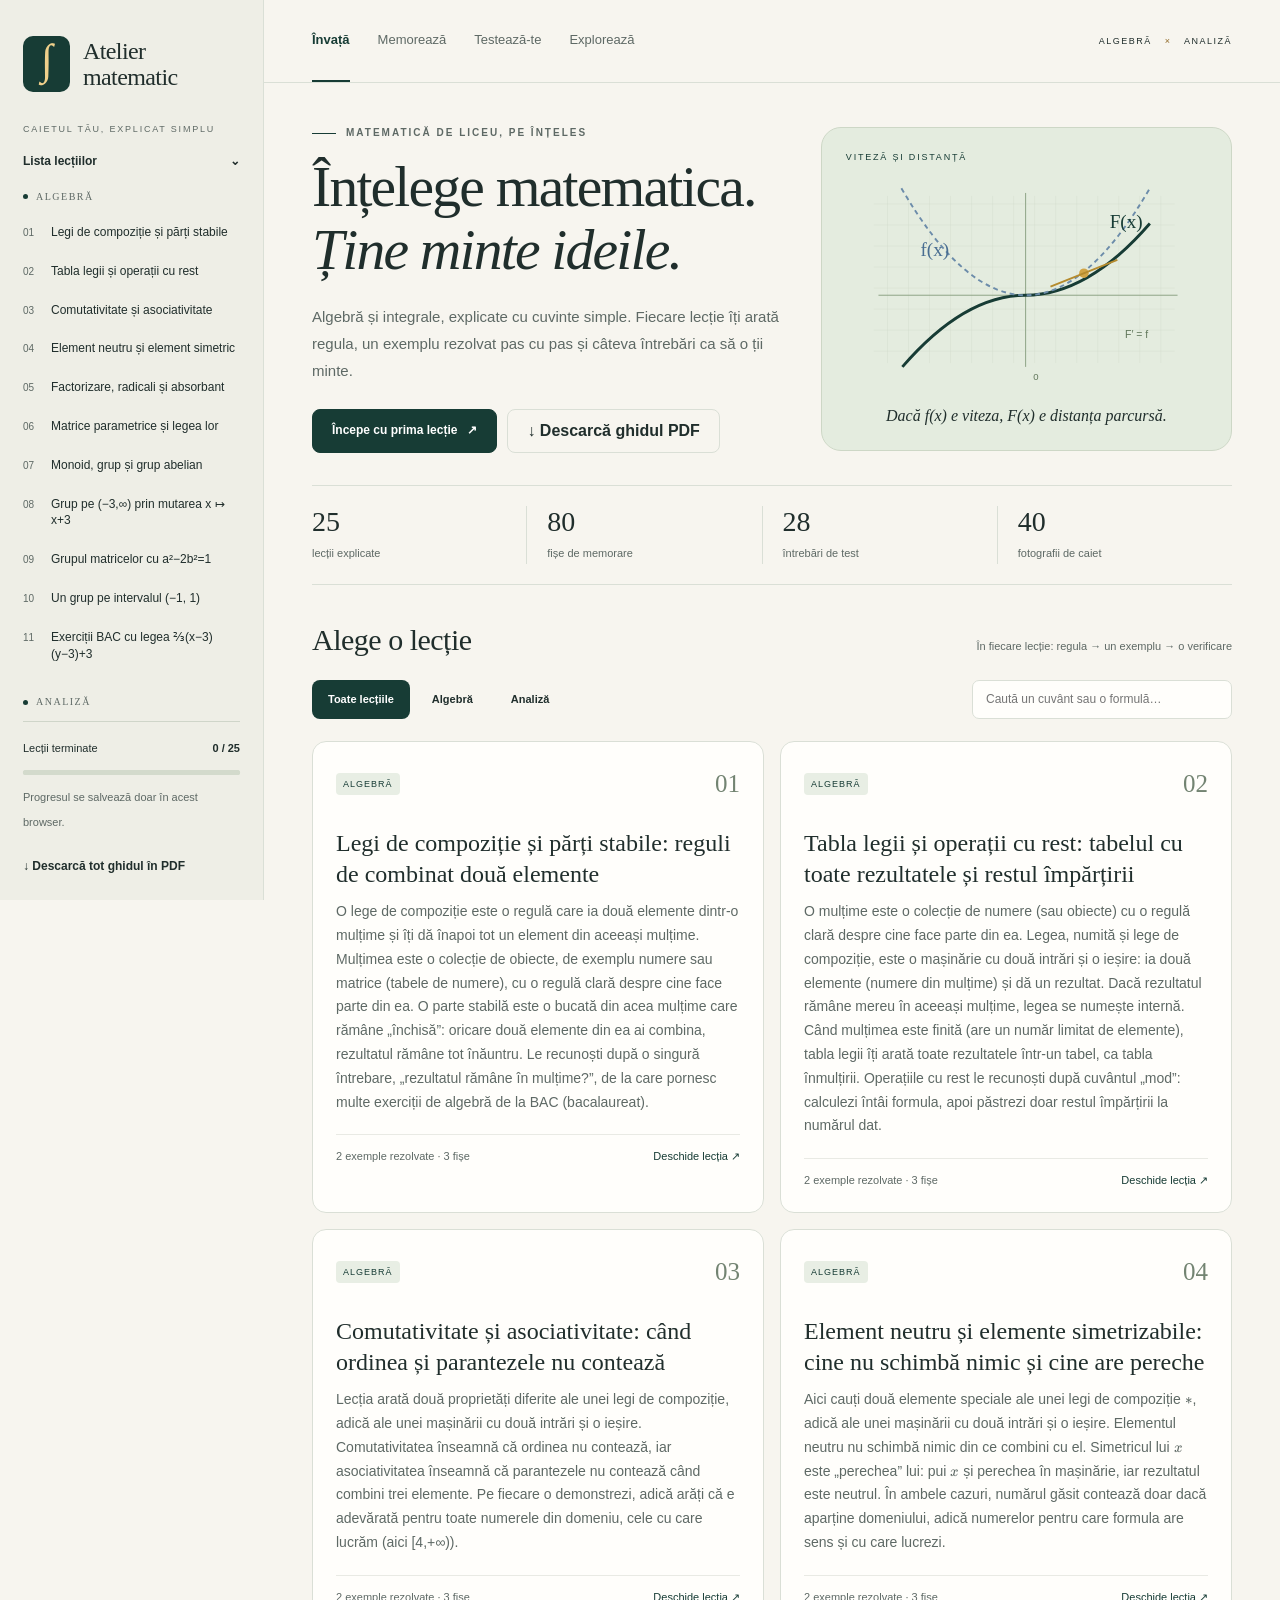
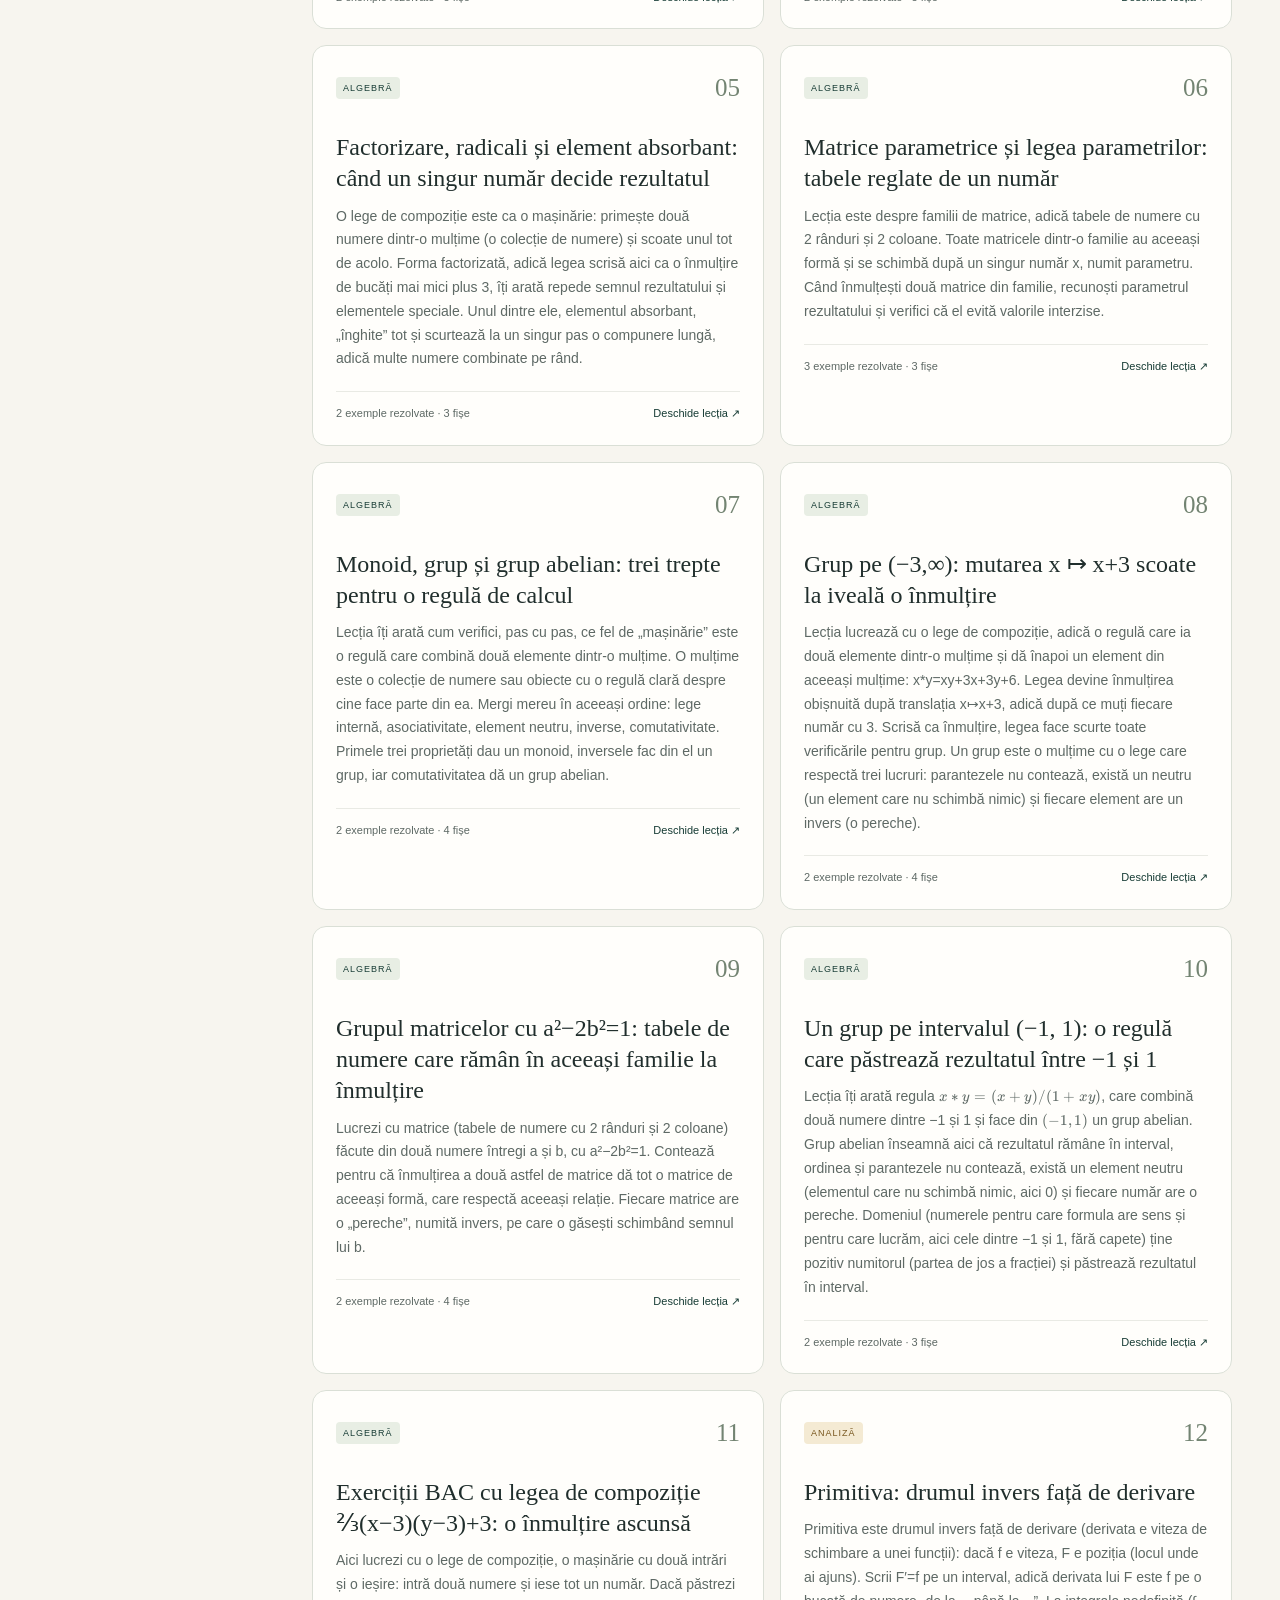
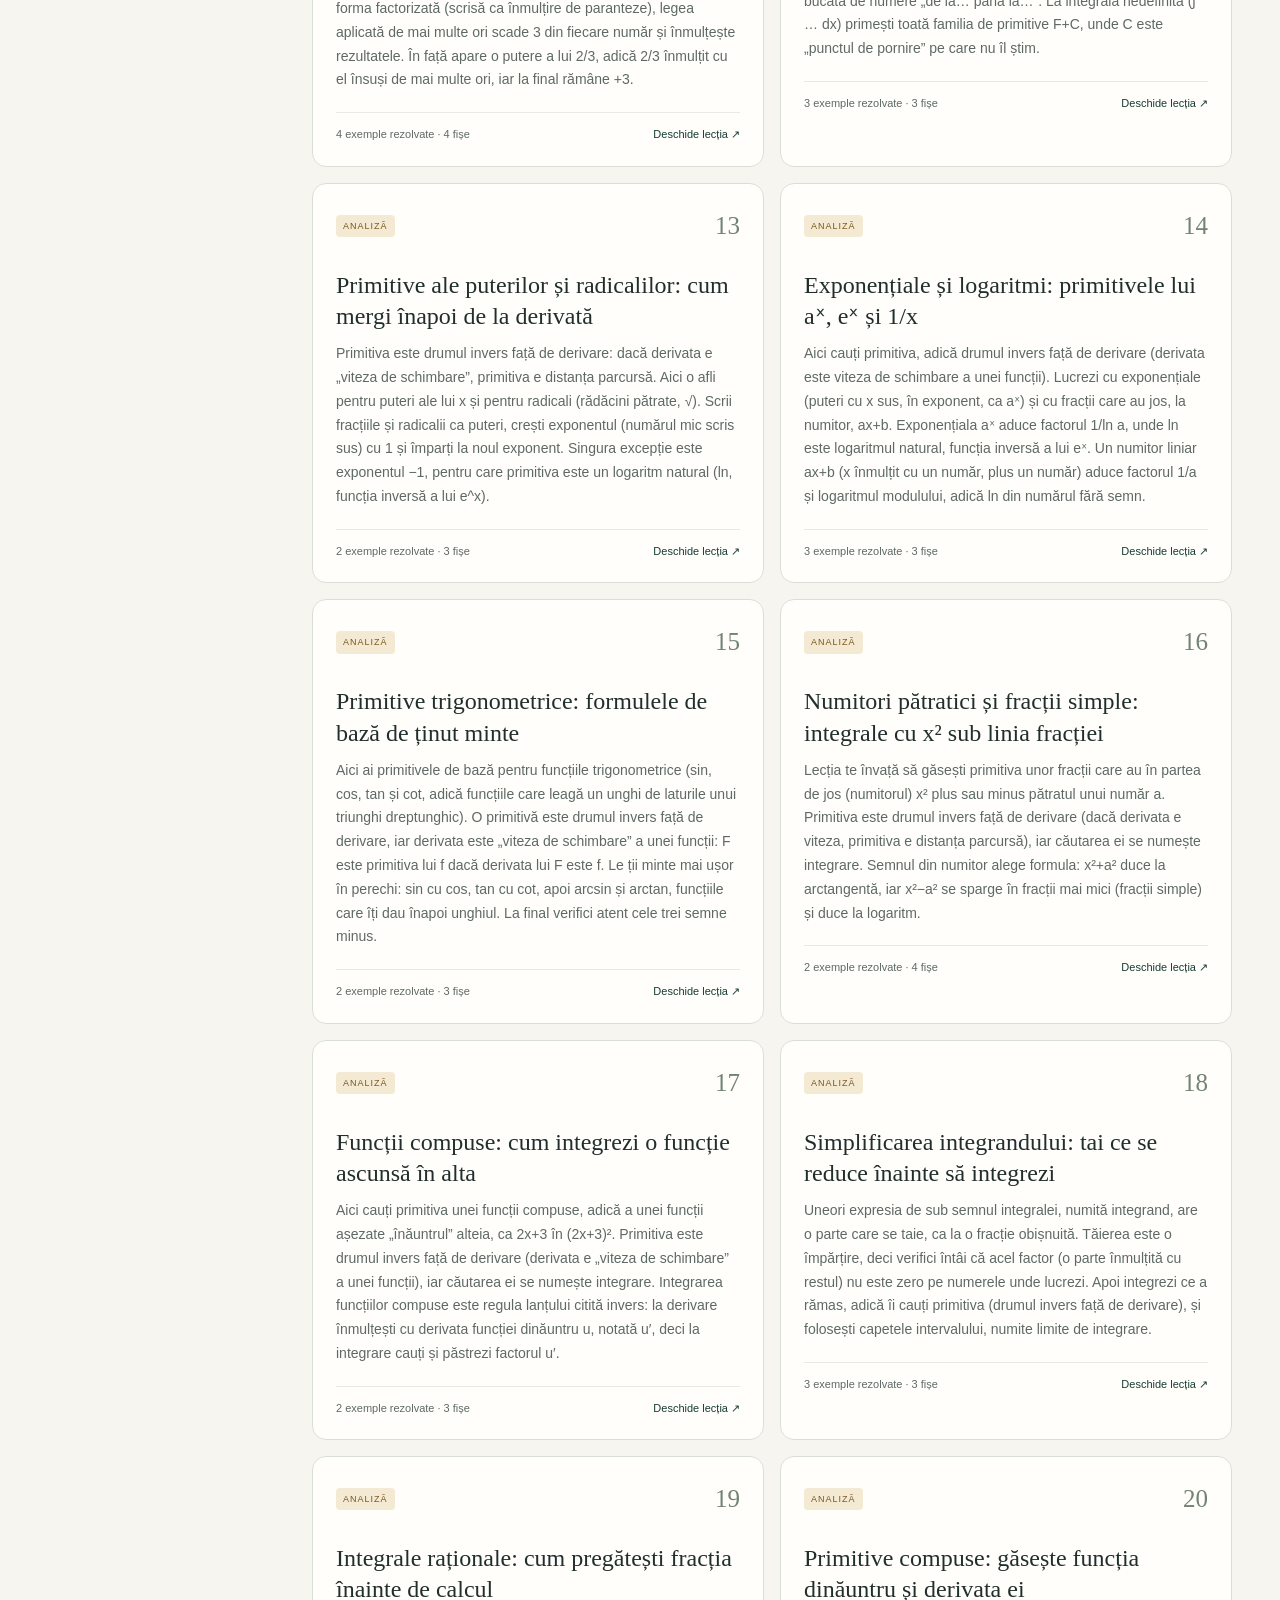
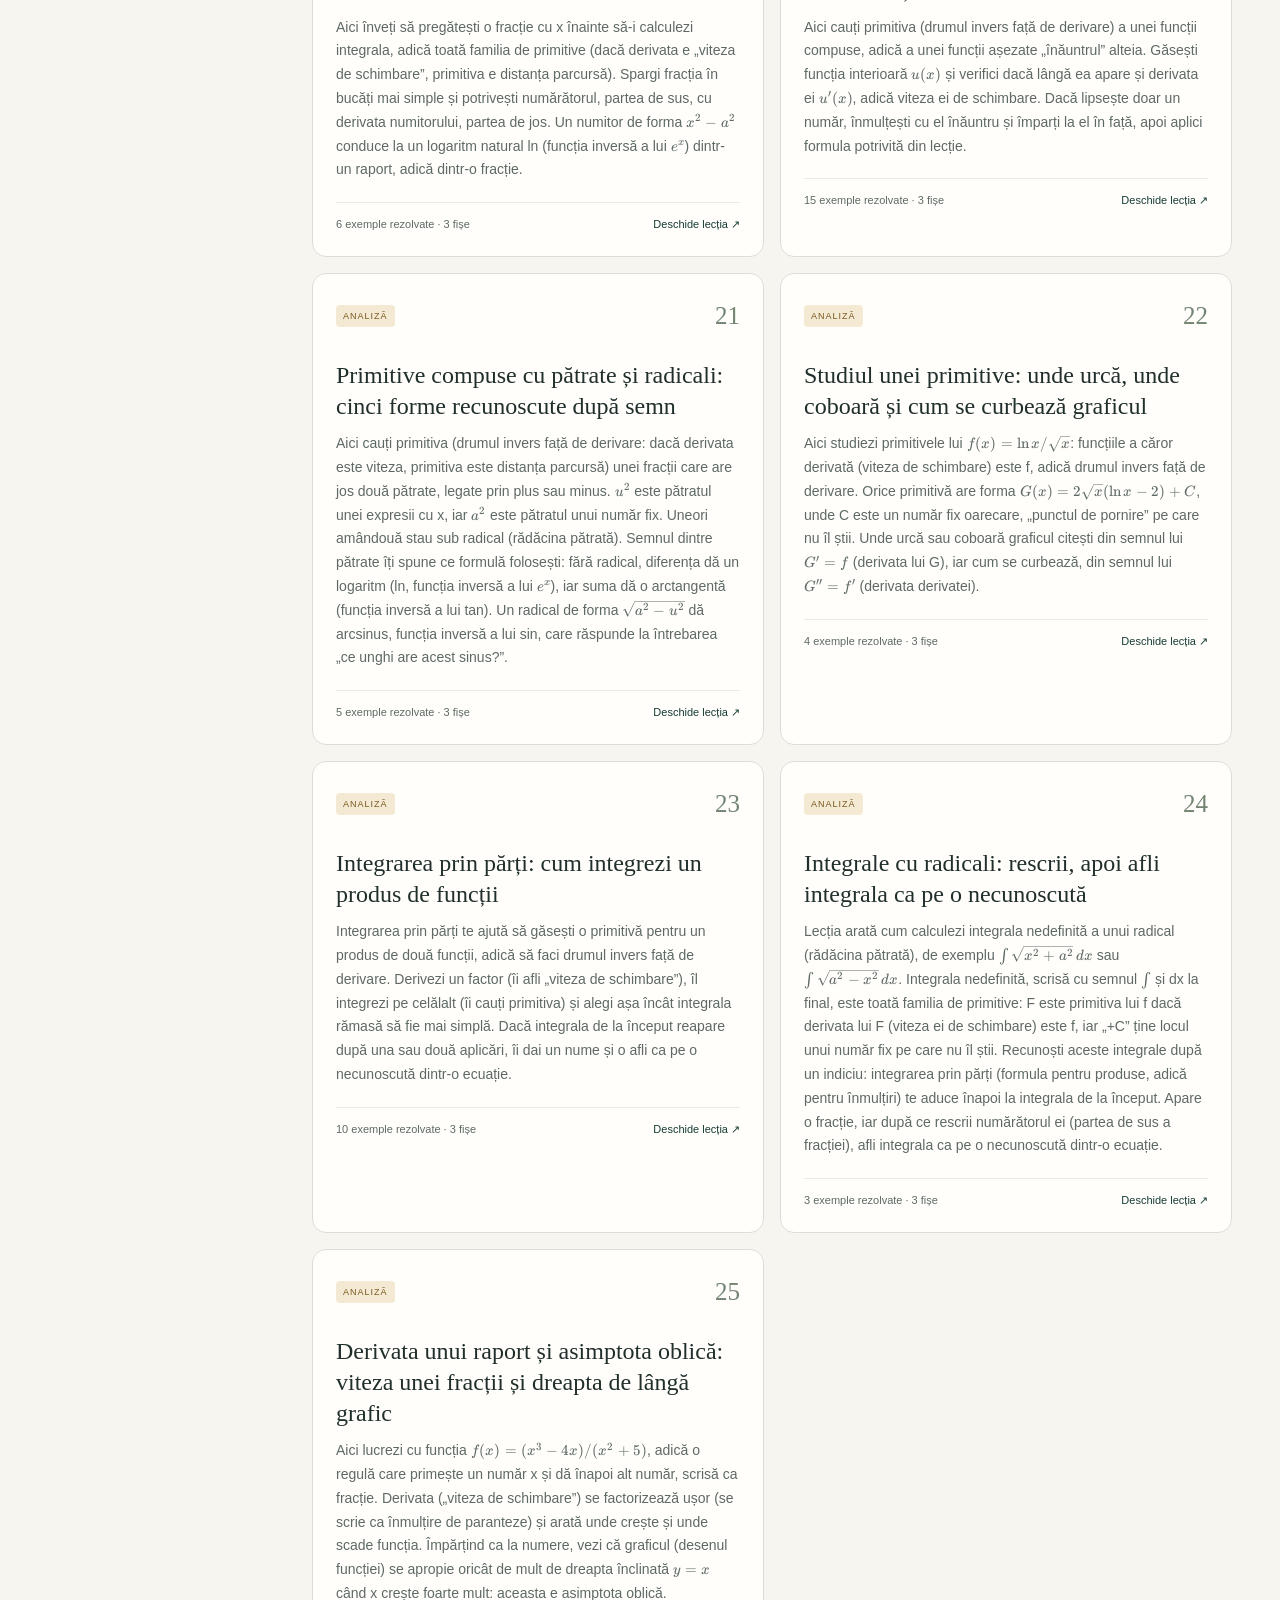
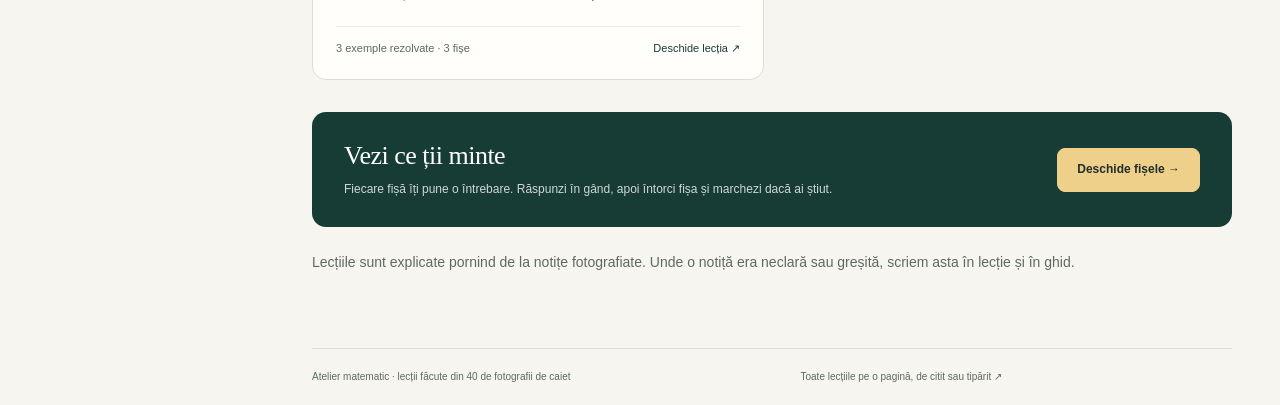
<file: index.html>
<!doctype html>
<html lang="ro">
<head>
<meta charset="utf-8"><meta name="viewport" content="width=device-width, initial-scale=1">
<meta name="description" content="Matematică de liceu explicată cu cuvinte simple: lecții de algebră și integrale, exemple rezolvate pas cu pas, fișe de memorare, teste și laboratoare.">
<meta name="theme-color" content="#f7f5ef"><title>Atelier matematic · Matematică explicată pe înțeles</title>
<link rel="icon" href="favicon.svg" type="image/svg+xml"><link rel="stylesheet" href="vendor/katex/katex.min.css"><link rel="stylesheet" href="styles.css">
<script defer src="vendor/katex/katex.min.js"></script><script defer src="data.js"></script><script defer src="app.js"></script>
</head>
<body>
<a class="skip" href="#main">Sari la conținut</a>
<div class="app-shell">
<aside class="sidebar">
<a class="brand" href="#"><span class="brand-mark">∫</span><span>Atelier<br><b>matematic</b></span></a>
<p class="sidebar-label">CAIETUL TĂU, EXPLICAT SIMPLU</p>
<details id="syllabus" open><summary>Lista lecțiilor <span>⌄</span></summary><nav id="lesson-nav" aria-label="Lecții"></nav></details>
<div class="sidebar-bottom"><div class="progress-label"><span>Lecții terminate</span><b id="progress-text">0 / 0</b></div><progress id="lesson-progress" value="0" max="1" aria-label="Lecții terminate"></progress><small>Progresul se salvează doar în acest browser.</small><a class="download-link" href="Ghid-matematica.pdf" download>↓ Descarcă tot ghidul în PDF</a></div>
</aside>
<div class="workspace">
<header class="topbar"><nav aria-label="Alege cum vrei să studiezi"><a href="#" data-view="home">Învață</a><a href="#cards" data-view="cards">Memorează</a><a href="#quiz" data-view="quiz">Testează-te</a><a href="#lab" data-view="lab">Explorează</a></nav><span class="edition">ALGEBRĂ <i>×</i> ANALIZĂ</span></header>
<main id="main" tabindex="-1"><p class="loading">Se încarcă lecțiile…</p></main>
<footer><span>Atelier matematic · lecții făcute din 40 de fotografii de caiet</span><a href="ghid.html">Toate lecțiile pe o pagină, de citit sau tipărit ↗</a><span id="storage-status" role="status"></span></footer>
</div></div>
<noscript><p class="noscript">Ca să folosești exercițiile, pornește JavaScript în browser. Până atunci poți <a href="ghid.html">citi ghidul complet</a> sau <a href="Ghid-matematica.pdf">descărca PDF-ul</a>.</p></noscript>
</body></html>
</file>
<file: styles.css>
:root{--paper:#f7f5ef;--surface:#fffefb;--ink:#202e2c;--muted:#5e6965;--line:#dadfd6;--green:#173c35;--sage:#e8eee4;--gold:#efd08b;--red:#9c352a;--blue:#315b83;--radius:14px;--sans:Arial,Helvetica,sans-serif;--serif:Georgia,'Times New Roman',serif}*{box-sizing:border-box}body{margin:0;background:var(--paper);color:var(--ink);font-family:var(--sans);font-size:16px;line-height:1.6}a{color:inherit}button,input,select{font:inherit}button,a,input,select,summary{touch-action:manipulation}button{cursor:pointer}button:disabled{cursor:default;opacity:.55}a,button{-webkit-tap-highlight-color:transparent}a:focus-visible,button:focus-visible,input:focus-visible,select:focus-visible,summary:focus-visible{outline:3px solid #9d630d;outline-offset:4px}button,.button{min-height:44px;padding:11px 19px;border:1px solid var(--line);border-radius:8px;background:var(--surface);color:var(--ink);text-decoration:none;display:inline-flex;align-items:center;justify-content:center;gap:10px;font-weight:600;line-height:1.3}button:hover,.button:hover{border-color:var(--green);background:var(--sage)}.primary{background:var(--green);border-color:var(--green);color:#fff}.primary:hover{background:#28534a;color:#fff}.quiet{background:transparent}.skip{position:fixed;top:-100px;left:16px;background:var(--green);color:#fff;z-index:20;padding:12px}.skip:focus{top:10px}.app-shell{display:grid;grid-template-columns:264px minmax(0,1fr);max-width:1800px;margin:auto}.sidebar{height:100dvh;position:sticky;top:0;border-right:1px solid var(--line);padding:36px 23px 24px;background:#eeeee6;display:flex;flex-direction:column;overflow:auto}.brand{display:flex;gap:13px;align-items:center;text-decoration:none;font-family:var(--serif);font-size:24px;line-height:1.1;letter-spacing:-.6px}.brand b{font-weight:400}.brand-mark{font-family:var(--serif);font-size:43px;background:var(--green);color:var(--gold);width:47px;height:56px;text-align:center;border-radius:10px;line-height:1.12}.sidebar-label{font-size:9px;letter-spacing:1.8px;margin:30px 0 16px;color:var(--muted)}details#syllabus{min-height:0;flex:1;overflow:auto}#syllabus>summary{list-style:none;font-weight:600;font-size:12px;padding-bottom:16px;cursor:pointer;display:flex;justify-content:space-between}#syllabus>summary::-webkit-details-marker{display:none}.nav-group{margin:0 0 24px}.nav-group h2{font-size:10px;text-transform:uppercase;letter-spacing:1.5px;color:var(--muted);margin:3px 0 11px;display:flex;gap:8px;align-items:center}.nav-group h2:before{content:'';width:5px;height:5px;background:var(--green);border-radius:50%}.lesson-link{font-size:12px;line-height:1.4;text-decoration:none;padding:10px 8px;margin:2px -8px;border-radius:6px;display:flex;gap:10px;align-items:baseline}.lesson-link:hover,.lesson-link[aria-current=page]{background:#dfe7da;color:var(--green)}.lesson-link[aria-current=page]{font-weight:700;border-left:3px solid var(--green)}.lesson-no{font-size:10px;color:var(--muted);min-width:18px;font-variant-numeric:tabular-nums}.done-dot{margin-left:auto;font-size:11px}.sidebar-bottom{border-top:1px solid #cfd5c9;padding-top:18px;margin-top:16px}.progress-label{font-size:11px;display:flex;justify-content:space-between}progress{appearance:none;width:100%;height:5px;border:0;display:block;margin:12px 0 8px;border-radius:5px;background:#d3dacc}progress::-webkit-progress-bar{background:#d3dacc;border-radius:5px}progress::-webkit-progress-value{background:var(--green);border-radius:5px}progress::-moz-progress-bar{background:var(--green)}small{color:var(--muted);font-size:11px}.download-link{font-size:12px;display:block;margin-top:23px;font-weight:600;text-decoration:none}.workspace{min-width:0}.topbar{height:83px;border-bottom:1px solid var(--line);padding:0 48px;display:flex;align-items:center;justify-content:space-between;gap:20px}.topbar nav{display:flex;gap:28px;height:100%;align-items:center}.topbar a{text-decoration:none;font-size:13px;color:var(--muted);height:100%;display:flex;align-items:center;border-bottom:2px solid transparent}.topbar a[aria-current=page]{border-bottom-color:var(--green);color:var(--green);font-weight:700}.edition{font-size:9px;letter-spacing:1.5px;white-space:nowrap}.edition i{font-style:normal;color:#8f6826;margin:0 9px}main{padding:42px 48px 60px;min-height:calc(100vh - 160px)}.eyebrow{text-transform:uppercase;font-size:10px;letter-spacing:2px;font-weight:600;color:var(--muted);margin:0 0 15px}.eyebrow .dash{display:inline-block;width:24px;height:1px;background:var(--green);vertical-align:middle;margin-right:10px}h1,h2,h3,p{margin-top:0}h1{font-family:var(--serif);font-weight:400;line-height:1.09;letter-spacing:-1.8px;font-size:clamp(36px,4.5vw,64px);margin-bottom:21px}h2{font-family:var(--serif);font-weight:400;font-size:30px;line-height:1.25;letter-spacing:-.5px}h3{font-size:17px;line-height:1.4;margin-bottom:10px}.lead{font-size:15px;color:var(--muted);max-width:570px;line-height:1.8}.hero{display:grid;grid-template-columns:1.15fr 1fr;gap:36px;align-items:center;margin-bottom:32px}.hero-actions{display:flex;flex-wrap:wrap;gap:10px;margin-top:25px}.hero .primary{font-size:12px}.hero-art{position:relative;background:#e4ecdf;border:1px solid #cdd7c6;border-radius:20px;overflow:hidden;min-height:290px;padding:23px}.art-label{font-size:9px;letter-spacing:1.8px;color:var(--green);position:absolute;top:22px;left:24px}.hero-art svg{width:100%;height:255px;display:block}.art-caption{font-family:var(--serif);font-style:italic;font-size:16px;text-align:center;line-height:1.3;margin:0}.stats{display:flex;gap:0;border-top:1px solid var(--line);border-bottom:1px solid var(--line);padding:20px 0;margin:32px 0 36px}.stat{flex:1;padding:0 20px;border-left:1px solid var(--line)}.stat:first-child{padding-left:0;border-left:0}.stat b{font-family:var(--serif);font-size:28px;font-weight:400;display:block;line-height:1.15}.stat span{font-size:11px;color:var(--muted)}.section-top{display:flex;justify-content:space-between;align-items:baseline;gap:20px;margin-bottom:21px}.section-top h2{margin:0}.section-top .hint{font-size:11px;color:var(--muted)}.filterbar{display:flex;justify-content:space-between;gap:14px;flex-wrap:wrap;margin-bottom:22px}.filters{display:flex;gap:6px;flex-wrap:wrap}.filters button{min-height:38px;padding:8px 15px;font-size:11px;background:transparent;border-color:transparent}.filters button[aria-pressed=true]{background:var(--green);color:white}.search{position:relative;width:260px;max-width:100%}.search input{width:100%;padding:9px 13px;border:1px solid var(--line);border-radius:7px;background:var(--surface);font-size:12px;min-height:38px}.lesson-grid{display:grid;grid-template-columns:repeat(2,minmax(0,1fr));gap:16px}.lesson-card{display:block;position:relative;padding:22px 23px;background:var(--surface);border:1px solid var(--line);border-radius:var(--radius);text-decoration:none;transition:transform .15s,border-color .15s}.lesson-card:hover{transform:translateY(-2px);border-color:#829787}.card-top{display:flex;justify-content:space-between;align-items:center;margin-bottom:24px}.tag{font-size:9px;text-transform:uppercase;letter-spacing:1px;background:var(--sage);color:var(--green);border-radius:4px;padding:4px 7px}.tag.analysis{background:#f4ead3;color:#78571e}.card-index{font-family:var(--serif);font-size:25px;color:#9da99e}.lesson-card h3{font-family:var(--serif);font-size:24px;font-weight:400;margin-bottom:10px}.lesson-card p{font-size:12px;color:var(--muted);line-height:1.7;margin-bottom:20px}.card-foot{border-top:1px solid #e9eae4;padding-top:13px;display:flex;justify-content:space-between;font-size:10px;color:var(--muted)}.card-foot span:last-child{color:var(--green)}.practice-strip{display:grid;grid-template-columns:1fr auto;gap:24px;align-items:center;background:var(--green);color:white;padding:28px 32px;border-radius:var(--radius);margin-top:32px}.practice-strip h2{font-size:26px;margin-bottom:7px}.practice-strip p{font-size:12px;opacity:.8;margin:0}.practice-strip .button{font-size:12px;background:var(--gold);border-color:var(--gold);color:var(--ink)}.note{padding:16px 20px;border-left:3px solid #9a782b;background:#f4edda;font-size:12px;line-height:1.8;margin:22px 0}.note strong{display:block}.empty{border:1px dashed var(--line);padding:35px;text-align:center;border-radius:10px;grid-column:1/-1;color:var(--muted)}footer{display:flex;flex-wrap:wrap;gap:12px 24px;justify-content:space-between;border-top:1px solid var(--line);margin:0 48px;padding:20px 0;color:var(--muted);font-size:10px}footer a{text-decoration:none}.breadcrumb{font-size:11px;color:var(--muted);margin-bottom:20px}.breadcrumb a{text-decoration:none}.lesson-header h1{font-size:clamp(32px,3.5vw,49px);max-width:780px;letter-spacing:-1px}.lesson-header .lead{max-width:750px}.source-note{font-size:10px;color:var(--muted);margin:18px 0 30px}.lesson-body{max-width:900px}.lesson-body h2{font-size:27px;margin:34px 0 20px}.rule{display:grid;grid-template-columns:1fr 1.4fr;gap:24px;padding:22px 0;border-top:1px solid var(--line)}.rule h3{font-size:13px;margin-bottom:8px}.rule p{font-size:12px;margin-bottom:0;color:var(--muted)}.formula{background:var(--sage);border-radius:8px;display:flex;align-items:center;justify-content:center;padding:15px;overflow:auto;min-width:0}.katex{font-size:1.1em}.katex-display{margin:.35em 0!important;max-width:100%}.formula .katex-display{font-size:15px}.example{border:1px solid var(--line);border-radius:var(--radius);margin:16px 0;background:var(--surface);overflow:hidden}.example-head{padding:19px 22px;border-bottom:1px solid var(--line);display:flex;gap:15px;align-items:baseline}.example-head > span{font-size:10px;color:var(--muted);white-space:nowrap}.example-head h3{font-size:14px;margin:0}.example details{padding:0 22px 20px}.example summary{padding:16px 0 0;font-size:12px;font-weight:600;cursor:pointer}.example ol{font-size:13px;padding-left:25px;margin:20px 0}.example li{padding:7px 0}.answer{border-top:1px solid var(--line);padding-top:15px;font-size:13px;color:var(--green);overflow:auto}.pitfalls{font-size:13px;padding:21px 23px;background:#f6ebdf;border-radius:10px;margin:20px 0}.pitfalls h3{font-size:12px;text-transform:uppercase;letter-spacing:1px;color:#875433}.pitfalls ul{padding-left:19px;margin:0}.pitfalls li{padding:5px 0}.recall-list{display:grid;grid-template-columns:1fr 1fr;gap:12px}.recall-list details{padding:16px 18px;border:1px solid var(--line);border-radius:8px;font-size:12px;background:var(--surface)}.recall-list summary{cursor:pointer;font-weight:600}.recall-list p{margin:15px 0 0;color:var(--muted)}.lesson-end{display:flex;justify-content:space-between;gap:14px;flex-wrap:wrap;align-items:center;margin-top:34px;padding-top:24px;border-top:1px solid var(--line)}.lesson-end button,.lesson-end a{font-size:12px}.study-title h1{font-size:46px}.study-title .lead{max-width:700px}.study-controls{display:flex;gap:14px;flex-wrap:wrap;align-items:center;margin:27px 0}.study-controls label{font-size:12px;display:flex;gap:10px;align-items:center;flex-wrap:wrap}select{background:var(--surface);border:1px solid var(--line);padding:10px 12px;border-radius:7px;max-width:300px;min-height:44px;font-size:12px}.flash-stage{max-width:780px;margin:30px auto}.card-meta{display:flex;justify-content:space-between;gap:20px;font-size:11px;color:var(--muted);margin-bottom:16px}.flashcard{display:block;width:100%;min-height:315px;padding:40px;border-radius:18px;background:var(--surface);border:1px solid #c9d5c5;box-shadow:0 9px 0 -4px #e3e8dc;text-align:center;flex-direction:column;font-weight:400}.flashcard:hover{background:#fcfdf8}.flashcard .flash-label{font-size:9px;letter-spacing:2px;color:var(--muted);margin-bottom:22px}.flashcard .flash-content{font-family:var(--serif);font-size:28px;line-height:1.55;max-width:650px}.flashcard .flash-hint{font-size:10px;color:var(--muted);margin-top:25px}.flashcard.is-answer{background:var(--sage)}.flash-actions{display:flex;gap:12px;justify-content:center;flex-wrap:wrap;margin-top:29px}.flash-actions button{font-size:12px}.flash-meter{font-size:12px;color:var(--muted);text-align:center;margin-top:22px}.quiz-stage{max-width:820px;margin:32px auto}.quiz-question{background:var(--surface);border:1px solid var(--line);border-radius:16px;padding:30px}.quiz-question h2{font-family:var(--serif);font-size:28px;line-height:1.55}.choices{display:grid;grid-template-columns:1fr 1fr;gap:12px;margin-top:25px}.choice{text-align:left;justify-content:flex-start;padding:16px;font-size:14px;font-weight:400;min-height:68px}.choice .letter{min-width:28px;height:28px;border-radius:50%;background:#efeee7;display:inline-flex;align-items:center;justify-content:center;font-size:10px;margin-right:8px}.choice.correct{border:2px solid #386747;background:#e8f1e3;opacity:1}.choice.wrong{border:2px solid #a94c3d;background:#f9e6e0;opacity:1}.feedback{margin-top:20px;border-radius:9px;padding:20px;background:var(--sage);font-size:13px}.feedback.bad{background:#f8e7e0}.feedback strong{display:block;margin-bottom:7px}.quiz-next{margin-top:20px;display:flex;justify-content:flex-end}.score{font-family:var(--serif);font-size:76px;line-height:1.2}.results{padding:36px;background:var(--sage);border-radius:15px;text-align:center}.results h2{font-size:34px}.results p{font-size:14px}.results .hero-actions{justify-content:center}.lab-layout{display:grid;grid-template-columns:1.15fr 1fr;gap:24px;margin-top:25px}.plot-box{padding:20px;background:var(--surface);border:1px solid var(--line);border-radius:14px;min-width:0}.plot-box svg{display:block;width:100%;height:auto;overflow:visible}.plot-legend{display:flex;gap:20px;flex-wrap:wrap;font-size:11px;margin-top:15px}.plot-legend span:before{content:'';display:inline-block;width:16px;height:3px;background:var(--green);vertical-align:middle;margin-right:8px}.plot-legend span.blue:before{background:var(--blue)}.lab-controls{padding:23px 0}.lab-controls h2{font-size:26px}.lab-controls label{display:block;font-size:12px;margin:23px 0 8px}.lab-controls label b{float:right}input[type=range]{width:100%;accent-color:var(--green);min-height:28px}.lab-output{background:var(--sage);border-radius:10px;padding:21px;margin-top:23px;font-size:13px}.lab-output p:last-child{margin-bottom:0}.lab-copy{font-size:12px;color:var(--muted)}.law-machine{display:flex;align-items:center;justify-content:center;gap:13px;flex-wrap:wrap;min-height:270px}.machine-node{min-width:95px;padding:23px 14px;border:1px solid #b7c9b0;border-radius:12px;text-align:center;background:#e8eee4}.machine-node b{font-family:var(--serif);display:block;font-size:35px;font-weight:400}.machine-node small{font-size:10px}.machine-result{background:var(--green);color:white}.machine-result small{color:#d6e3ce}.machine-arrow{font-size:24px;color:var(--muted)}.cayley{border-collapse:collapse;width:100%;text-align:center;font-size:13px}.cayley th,.cayley td{border:1px solid var(--line);padding:13px}.cayley th{background:var(--sage)}.cayley td.active{background:var(--green);color:#fff;font-weight:700}.method-grid{display:grid;grid-template-columns:1fr 1fr;gap:14px;margin-top:24px}.method-grid button{align-items:flex-start;flex-direction:column;text-align:left;min-height:94px}.method-grid button b{font-size:14px}.method-grid button span{font-size:11px;font-weight:400;color:var(--muted)}.method-grid button[aria-pressed=true]{background:var(--sage);border-color:var(--green)}.method-result{margin-top:20px;padding:25px;background:var(--surface);border:1px solid var(--line);border-radius:12px;max-width:850px}.method-result p{font-size:13px}.method-result h2{font-size:25px}.noscript{padding:20px;position:fixed;bottom:0;left:0;right:0;background:#fff4d8;border-top:1px solid #bfa66a}.loading{padding:60px 0;color:var(--muted)}.sr-only{position:absolute;width:1px;height:1px;padding:0;margin:-1px;overflow:hidden;clip:rect(0,0,0,0);white-space:nowrap;border:0}.reading-note{font-size:12px;color:var(--muted)}.hidden{display:none!important}.text-math{overflow-wrap:anywhere}.text-math .katex{white-space:normal}
@media(min-width:1600px){main{padding-left:70px;padding-right:70px}.topbar{padding-left:70px;padding-right:70px}}@media(max-width:1100px){.app-shell{grid-template-columns:225px minmax(0,1fr)}.sidebar{padding:28px 18px}.topbar{padding:0 28px}.topbar nav{gap:20px}main{padding:32px 28px}.hero{gap:20px}.hero-art{min-height:270px;padding:16px}.hero-art svg{height:225px}.edition{display:none}.rule{grid-template-columns:1fr}.lab-layout{grid-template-columns:1fr}footer{margin:0 28px}}@media(max-width:760px){.app-shell{display:block}.sidebar{position:static;height:auto;padding:18px 22px;border-right:0;border-bottom:1px solid var(--line);display:grid;grid-template-columns:1fr auto;gap:16px}.brand{font-size:20px}.brand-mark{height:43px;width:37px;font-size:34px}.sidebar-label{display:none}#syllabus{grid-column:1/-1;grid-row:2}#syllabus>summary{padding:0;font-size:12px;min-height:30px}#lesson-nav{max-height:280px;overflow:auto;margin-top:12px}.sidebar-bottom{grid-column:2;grid-row:1;border:0;padding:0;margin:0;align-self:center;max-width:155px}.sidebar-bottom small,.download-link{display:none}.progress-label{font-size:9px}.sidebar-bottom progress{margin:7px 0}.topbar{height:63px;padding:0 22px;justify-content:center}.topbar nav{gap:23px;width:100%;justify-content:space-between}.topbar a{font-size:11px}main{padding:29px 22px 40px}.hero{grid-template-columns:1fr;gap:30px}.hero h1{font-size:48px}.hero-art{min-height:0}.hero-art svg{height:230px}.hero-art .art-label{top:18px}.stats{margin:28px 0;padding:17px 0}.stat{padding:0 12px}.stat b{font-size:25px}.stat span{font-size:9px}.section-top{display:block}.section-top .hint{display:block;margin-top:8px}.section-top h2{font-size:27px}.search{width:100%}.lesson-grid,.recall-list{grid-template-columns:1fr}.lesson-card{padding:20px}.card-top{margin-bottom:15px}.practice-strip{grid-template-columns:1fr;padding:24px;gap:19px}.practice-strip .button{justify-self:start}footer{margin:0 22px}.study-title h1{font-size:37px}.study-controls{display:block}.study-controls label{margin-bottom:12px}.study-controls select{max-width:100%;width:100%}.flashcard{min-height:290px;padding:27px 22px}.flashcard .flash-content{font-size:23px}.choices,.method-grid{grid-template-columns:1fr}.quiz-question{padding:22px}.quiz-question h2{font-size:23px}.choice{font-size:13px}.example-head{display:block}.example-head > span{display:block;margin-bottom:8px}.lab-controls{padding-top:0}.lab-layout{gap:15px}.law-machine{gap:8px}.machine-node{min-width:80px;padding:17px 10px}.machine-node b{font-size:29px}.cayley th,.cayley td{padding:10px 5px}.lesson-end{align-items:stretch}.lesson-end>*{flex:1}.formula .katex-display{font-size:13px}.rule{gap:15px}.results{padding:27px 20px}}
@media(prefers-reduced-motion:reduce){*{scroll-behavior:auto!important;transition:none!important;animation:none!important}}
/* Reading text stays comfortably legible; compact labels carry metadata only. */
.lesson-card p,.rule p,.recall-list details,.recall-list p,.lab-copy,.reading-note{font-size:14px}.example ol,.answer,.pitfalls{font-size:14px}.lesson-card .card-foot{font-size:11px}.lesson-card h3{line-height:1.3}.flashcard .katex{font-size:1em}.flash-content{overflow-wrap:anywhere;max-width:100%;width:100%}.flash-content .katex-display{overflow:auto}.flashcard{overflow:hidden}.choice>span:not(.letter){min-width:0;overflow:auto}.rule .formula .katex-display{min-width:max-content}.hero-art{text-decoration:none;transition:border-color .15s}.hero-art:hover{border-color:var(--green)}
main:focus{outline:none}
.card-index{color:#738472}
.flashcard{display:flex;align-items:center;justify-content:center}
.formula{justify-content:flex-start}.formula .katex-display{margin:.35em auto!important}
select{appearance:none;height:44px;padding-right:34px;background-image:url("data:image/svg+xml,%3Csvg xmlns='http://www.w3.org/2000/svg' width='12' height='8' viewBox='0 0 12 8'%3E%3Cpath d='m1 1 5 5 5-5' fill='none' stroke='%23173c35' stroke-width='1.5'/%3E%3C/svg%3E");background-repeat:no-repeat;background-position:right 12px center}
</file>
